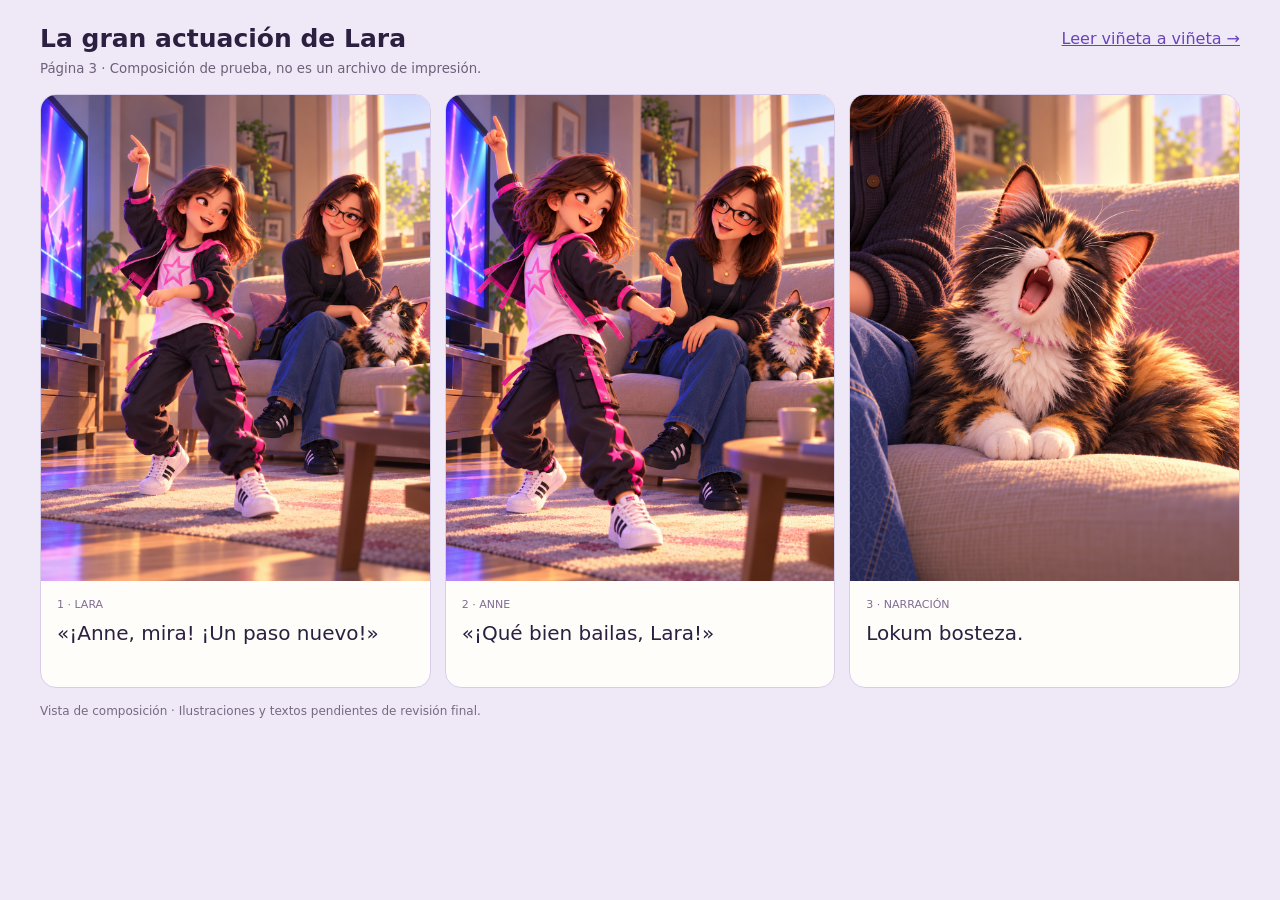
<file: pagina03.html>
<!doctype html>
<html lang="es"><head><meta charset="utf-8"><meta name="viewport" content="width=device-width,initial-scale=1"><title>La gran actuación de Lara · Página 3</title><style>*{box-sizing:border-box}body{margin:0;background:#efe9f7;color:#2b2040;font-family:system-ui,sans-serif;padding:24px}main{max-width:1200px;margin:auto}header{display:flex;justify-content:space-between;align-items:center;gap:20px}h1{font-size:25px;margin:0}a{color:#6843b9}small{display:block;margin:8px 0 18px;color:#6d6179}.panels{display:grid;grid-template-columns:repeat(3,minmax(0,1fr));gap:14px}.panel{background:#fffdfa;border:1px solid #d9cce9;border-radius:16px;overflow:hidden}.panel img{width:100%;aspect-ratio:4/5;object-fit:contain;display:block;background:#e8dff3}.caption{padding:16px;min-height:106px;font-size:20px;line-height:1.4}.caption span{display:block;font-size:11px;color:#806c94;margin-bottom:7px}footer{font-size:12px;color:#766982;margin-top:16px}.phone{display:none}@media(max-width:700px){body{height:100dvh;overflow:hidden;display:grid;place-items:center}.desktop{display:none}.phone{display:block;text-align:center;max-width:310px;padding:20px}.phone a{display:inline-block;padding:16px;background:#6843b9;color:white;border-radius:14px;text-decoration:none}}</style></head><body><main class="desktop"><header><h1>La gran actuación de Lara</h1><a href="index.html">Leer viñeta a viñeta →</a></header><small>Página 3 · Composición de prueba, no es un archivo de impresión.</small><section class="panels" aria-label="Tres viñetas de la página 3"><article class="panel"><img src="assets/s03-p01-masters-v4.png" alt="Lara muestra su nuevo paso ante el televisor"><div class="caption"><span>1 · LARA</span>«¡Anne, mira! ¡Un paso nuevo!»</div></article><article class="panel"><img src="assets/s03-p02-anne-v1.png" alt="Anne anima a Lara desde el sofá"><div class="caption"><span>2 · ANNE</span>«¡Qué bien bailas, Lara!»</div></article><article class="panel"><img src="assets/s03-p03-lokum-v1.png" alt="Lokum bosteza en el sofá"><div class="caption"><span>3 · NARRACIÓN</span>Lokum bosteza.</div></article></section><footer>Vista de composición · Ilustraciones y textos pendientes de revisión final.</footer></main><main class="phone"><h1>La gran actuación de Lara</h1><p>En el móvil, cada viñeta tiene su propia pantalla.</p><a href="index.html">Abrir el lector</a></main></body></html>
</file>
